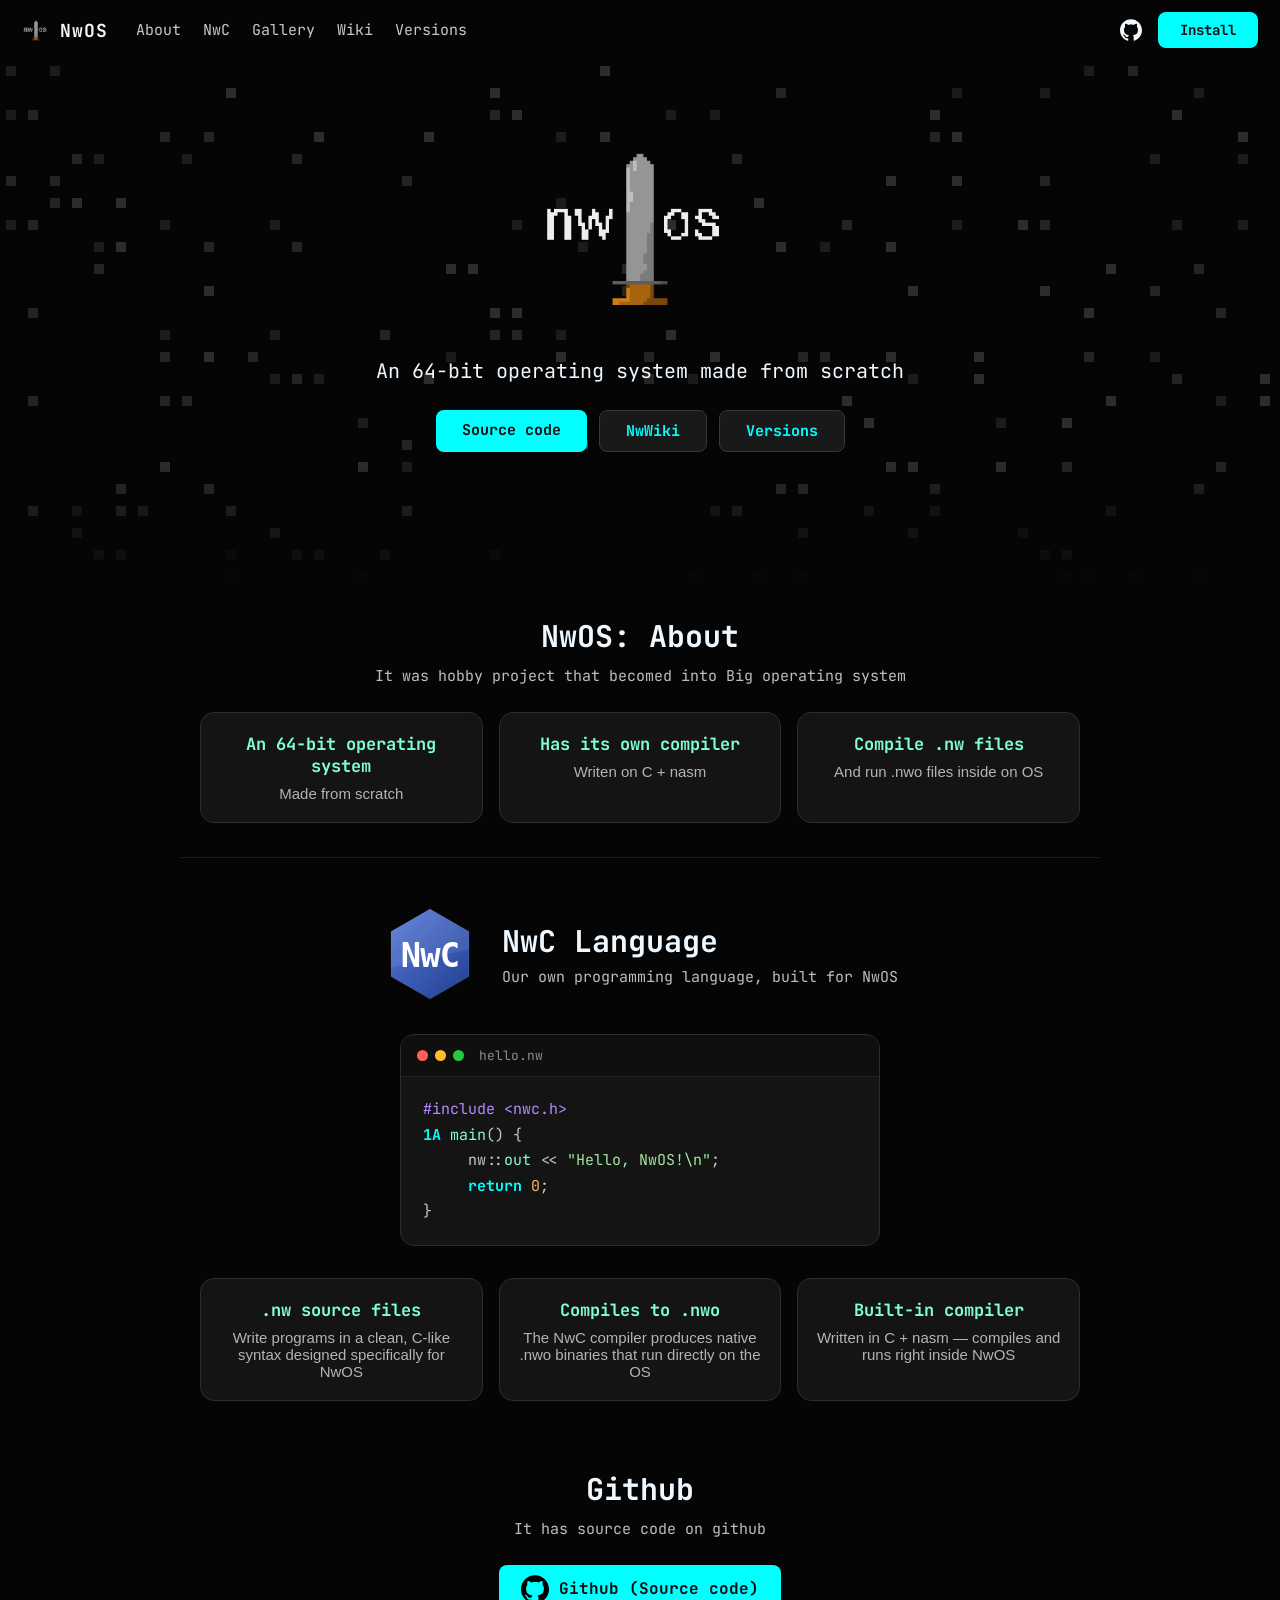
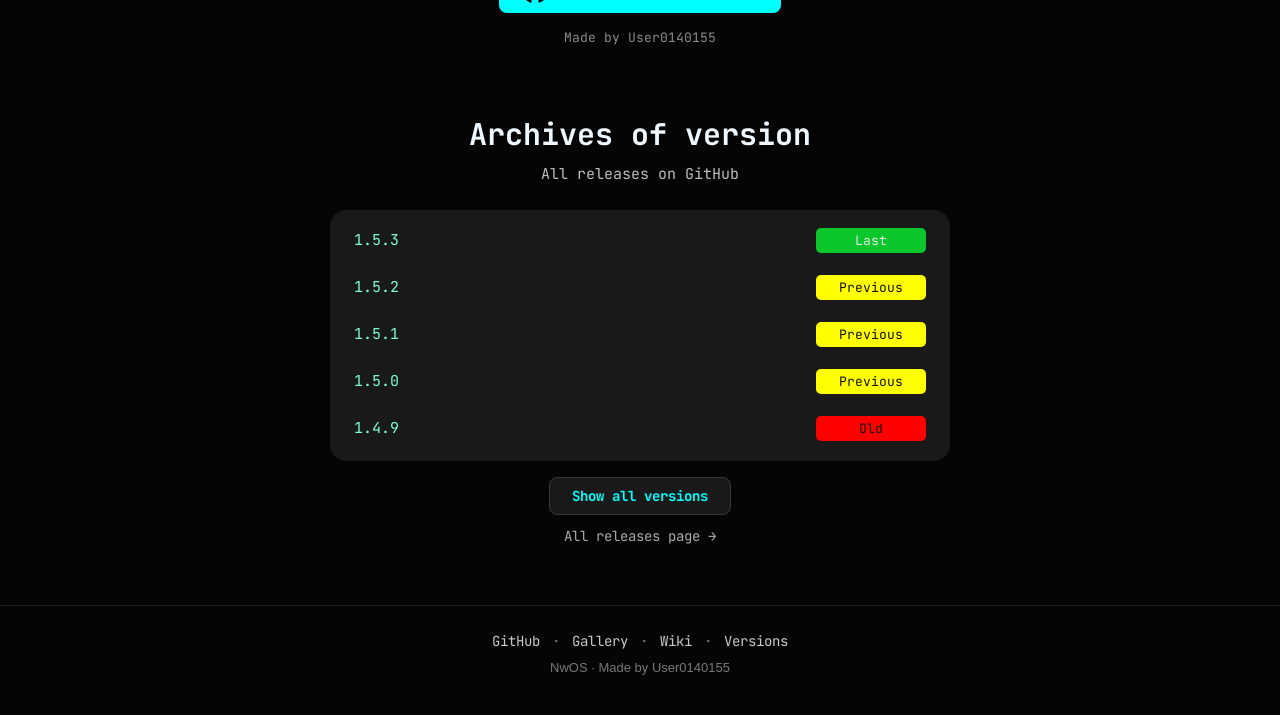
<file: docs/index.html>
<!DOCTYPE html>
<html lang="en">
<head>
    <meta charset="UTF-8">
    <meta name="viewport" content="width=device-width, initial-scale=1.0">
    <title>NwOS</title>
    <meta name="description" content="NwOS is an 64-bit operating system made from scratch, with its own compiler writen on C + nasm.">
    <meta property="og:type" content="website">
    <meta property="og:site_name" content="NwOS">
    <meta property="og:title" content="NwOS">
    <meta property="og:description" content="NwOS is an 64-bit operating system made from scratch, with its own compiler writen on C + nasm.">
    <meta property="og:url" content="https://user0140155.github.io/NwOS/">
    <meta property="og:image" content="https://user0140155.github.io/NwOS/img/LogoNwOS.png">
    <meta name="twitter:card" content="summary">
    <meta name="twitter:title" content="NwOS">
    <meta name="twitter:description" content="NwOS is an 64-bit operating system made from scratch, with its own compiler writen on C + nasm.">
    <meta name="twitter:image" content="https://user0140155.github.io/NwOS/img/LogoNwOS.png">
    <link rel="icon" type="image/png" href="img/LogoNwOS.png">
    <link rel="preconnect" href="https://fonts.googleapis.com">
    <link rel="preconnect" href="https://fonts.gstatic.com" crossorigin>
    <link href="https://fonts.googleapis.com/css2?family=JetBrains+Mono:ital,wght@0,100..800;1,100..800&display=swap" rel="stylesheet">
    <link rel="stylesheet" href="css/style.css">
</head>
<body>
    <header class="site-header">
        <div class="header-left">
            <a class="site-brand" href="index.html">
                <img src="img/LogoNwOS.png" alt="NwOS logo" width="28" height="28">
                <span>NwOS</span>
            </a>
            <nav class="site-nav">
                <a href="#about">About</a>
                <a href="#nwc">NwC</a>
                <a href="gallery.html">Gallery</a>
                <a href="NwWiki/nwWiki.html">Wiki</a>
                <a href="#versions">Versions</a>
            </nav>
        </div>
        <div class="header-right">
            <a href="https://github.com/User0140155/NwOS/" class="header-github" aria-label="NwOS on GitHub">
                <img src="img/github.svg" alt="GitHub icon" width="22" height="22">
            </a>
            <a href="#versions" class="btn-install">Install</a>
        </div>
    </header>

    <section class="pixelhero">
        <canvas id="pixelCanvas" class="pixel-canvas"></canvas>
        <div class="pixel-fade"></div>
        <div class="hero-content">
            <img class="hero-logo" src="img/LogoNwOS.png" height="220" alt="NwOS image">
            <p class="hero-subtitle">An 64-bit operating system made from scratch</p>
            <div class="hero-actions">
                <a href="https://github.com/User0140155/NwOS/" class="btn-hero">Source code</a>
                <a href="NwWiki/nwWiki.html" class="btn-hero ghost">NwWiki</a>
                <a href="#versions" class="btn-hero ghost">Versions</a>
            </div>
        </div>
    </section>

    <section id="about" class="section">
        <h2 class="section-title">NwOS: About</h2>
        <p class="section-lead">It was hobby project that becomed into Big operating system</p>
        <div class="feature-grid">
            <div class="feature-card">
                <h3>An 64-bit operating system</h3>
                <p>Made from scratch</p>
            </div>
            <div class="feature-card">
                <h3>Has its own compiler</h3>
                <p>Writen on C + nasm</p>
            </div>
            <div class="feature-card">
                <h3>Compile .nw files</h3>
                <p>And run .nwo files inside on OS</p>
            </div>
        </div>
    </section>

    <section id="nwc" class="section nwc-section">
        <div class="nwc-header">
            <img src="img/nwc-logo.svg" alt="NwC logo" class="nwc-logo" width="96" height="96">
            <div class="nwc-header-text">
                <h2 class="section-title">NwC Language</h2>
                <p class="section-lead">Our own programming language, built for NwOS</p>
            </div>
        </div>

        <div class="nwc-showcase">
            <div class="nwc-code-block">
                <div class="nwc-code-header">
                    <span class="nwc-code-dot"></span>
                    <span class="nwc-code-dot"></span>
                    <span class="nwc-code-dot"></span>
                    <span class="nwc-code-filename">hello.nw</span>
                </div>
<pre class="nwc-code"><code><span class="nwc-pp">#include</span> <span class="nwc-pp">&lt;nwc.h&gt;</span>
<span class="nwc-kw">1A</span> <span class="nwc-fn">main</span>() {
     nw::<span class="nwc-fn">out</span> &lt;&lt; <span class="nwc-str">"Hello, NwOS!\n"</span>;
     <span class="nwc-kw">return</span> <span class="nwc-num">0</span>;
}</code></pre>
            </div>
        </div>

        <div class="feature-grid">
            <div class="feature-card">
                <h3>.nw source files</h3>
                <p>Write programs in a clean, C-like syntax designed specifically for NwOS</p>
            </div>
            <div class="feature-card">
                <h3>Compiles to .nwo</h3>
                <p>The NwC compiler produces native .nwo binaries that run directly on the OS</p>
            </div>
            <div class="feature-card">
                <h3>Built-in compiler</h3>
                <p>Written in C + nasm — compiles and runs right inside NwOS</p>
            </div>
        </div>
    </section>

    <section id="github" class="section">
        <h2 class="section-title">Github</h2>
        <p class="section-lead">It has source code on github</p>
        <a href="https://github.com/User0140155/NwOS/" class="githublink">
            <img src="img/github.svg" alt="GitHub icon" width="28" height="28" class="githubicon">
            Github (Source code)
        </a>
        <p class="madeby">Made by User0140155</p>
    </section>

    <section id="versions" class="section">
        <h2 class="section-title">Archives of version</h2>
        <p class="section-lead" id="versionsLead">All releases on GitHub</p>
        <div class="versionss">
            <a href="https://github.com/User0140155/NwOS/releases/tag/v1.5.3/" class="version-row"><span class="version-num">1.5.3</span><span class="lastv">Last</span></a>
            <a href="https://github.com/User0140155/NwOS/releases/tag/v1.5.2/" class="version-row"><span class="version-num">1.5.2</span><span class="prev">Previous</span></a>
            <a href="https://github.com/User0140155/NwOS/releases/tag/v1.5.1/" class="version-row"><span class="version-num">1.5.1</span><span class="prev">Previous</span></a>
            <a href="https://github.com/User0140155/NwOS/releases/tag/v1.5.0/" class="version-row"><span class="version-num">1.5.0</span><span class="prev">Previous</span></a>
            <a href="https://github.com/User0140155/NwOS/releases/tag/v1.4.9/" class="version-row"><span class="version-num">1.4.9</span><span class="old">Old</span></a>
            <a href="https://github.com/User0140155/NwOS/releases/tag/v1.4.8/" class="version-row extra"><span class="version-num">1.4.8</span><span class="old">Old</span></a>
            <a href="https://github.com/User0140155/NwOS/releases/tag/v1.4.7/" class="version-row extra"><span class="version-num">1.4.7</span><span class="old">Old</span></a>
            <a href="https://github.com/User0140155/NwOS/releases/tag/v1.4.6/" class="version-row extra"><span class="version-num">1.4.6</span><span class="old">Old</span></a>
            <a href="https://github.com/User014015/NwOS/releases/tag/v1.4.5/" class="version-row extra"><span class="version-num">1.4.5</span><span class="old">Old</span></a>
            <a href="https://github.com/User014015/NwOS/releases/tag/v1.4.4/" class="version-row extra"><span class="version-num">1.4.4</span><span class="old">Old</span></a>
            <a href="https://github.com/User014015/NwOS/releases/tag/v1.4.3/" class="version-row extra"><span class="version-num">1.4.3</span><span class="old">Old</span></a>
            <a href="https://github.com/User014015/NwOS/releases/tag/v1.4.2/" class="version-row extra"><span class="version-num">1.4.2</span><span class="old">Old</span></a>
            <a href="https://github.com/User014015/NwOS/releases/tag/v1.4.1/" class="version-row extra"><span class="version-num">1.4.1</span><span class="old">Old</span></a>
            <a href="https://github.com/User014015/NwOS/releases/tag/v1.4.0/" class="version-row extra"><span class="version-num">1.4.0</span><span class="old">Old</span></a>
            <a href="https://github.com/User014015/NwOS/releases/tag/v1.3.8/" class="version-row extra"><span class="version-num">1.3.8</span><span class="old">Old</span></a>
            <a href="https://github.com/User014015/NwOS/releases/tag/v1.3.7/" class="version-row extra"><span class="version-num">1.3.7</span><span class="old">Old</span></a>
            <a href="https://github.com/User014015/NwOS/releases/tag/v1.3.6/" class="version-row extra"><span class="version-num">1.3.6</span><span class="old">Old</span></a>
            <a href="https://github.com/User014015/NwOS/releases/tag/v1.3.5/" class="version-row extra"><span class="version-num">1.3.5</span><span class="old">Old</span></a>
            <a href="https://github.com/User014015/NwOS/releases/tag/v1.3.4/" class="version-row extra"><span class="version-num">1.3.4</span><span class="old">Old</span></a>
            <a href="https://github.com/User014015/NwOS/releases/tag/v1.3.3/" class="version-row extra"><span class="version-num">1.3.3</span><span class="old">Old</span></a>
            <a href="https://github.com/User014015/NwOS/releases/tag/v1.3.2/" class="version-row extra"><span class="version-num">1.3.2</span><span class="old">Old</span></a>
            <a href="https://github.com/User014015/NwOS/releases/tag/v1.3.1/" class="version-row extra"><span class="version-num">1.3.1</span><span class="old">Old</span></a>
            <a href="https://github.com/User014015/NwOS/releases/tag/v1.3/" class="version-row extra"><span class="version-num">1.3.0</span><span class="old">First versions</span></a>
            <a href="https://github.com/User014015/NwOS/releases/tag/v1.2/" class="version-row extra"><span class="version-num">1.2.0</span><span class="old">First versions</span></a>
            <a href="https://github.com/User014015/NwOS/releases/tag/v1.1/" class="version-row extra"><span class="version-num">1.1.0</span><span class="old">First versions</span></a>
            <a href="https://github.com/User014015/NwOS/releases/tag/1.0/" class="version-row extra"><span class="version-num">1.0</span><span class="old">First version</span></a>
        </div>
        <button id="versionsToggle" class="btn-versions" type="button">Show all versions</button>
        <a href="https://github.com/User0140155/NwOS/releases" class="releases-link">All releases page &#8594;</a>
    </section>

    <footer class="footer">
        <div class="footer-links">
            <a href="https://github.com/User0140155/NwOS/">GitHub</a>
            <span>&middot;</span>
            <a href="gallery.html">Gallery</a>
            <span>&middot;</span>
            <a href="NwWiki/nwWiki.html">Wiki</a>
            <span>&middot;</span>
            <a href="#versions">Versions</a>
        </div>
        <p>NwOS &middot; Made by User0140155</p>
    </footer>
    <script src="js/script.js"></script>
    <script src="js/versions.js"></script>
</body>
</html>
</file>
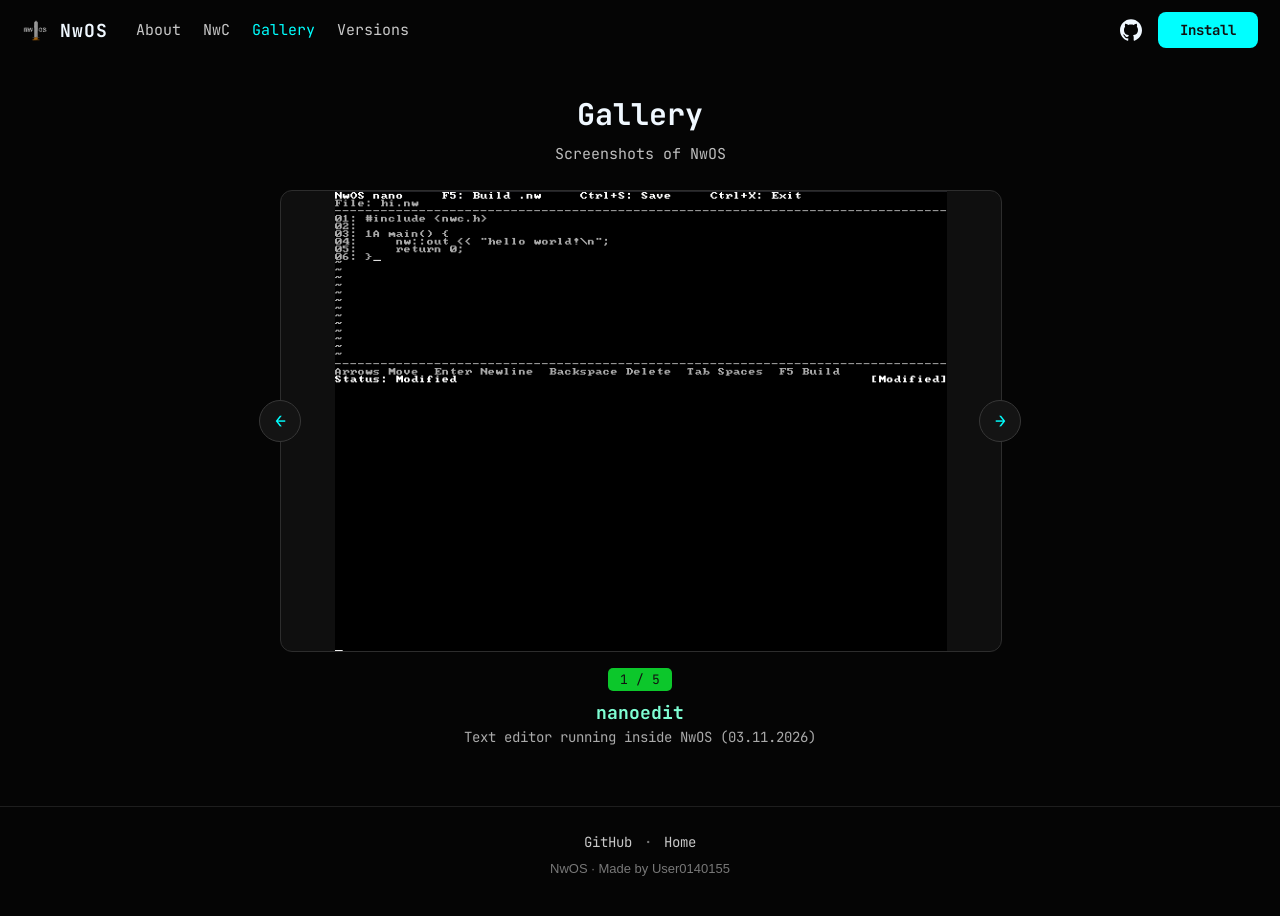
<file: docs/gallery.html>
<!DOCTYPE html>
<html lang="en">
<head>
    <meta charset="UTF-8">
    <meta name="viewport" content="width=device-width, initial-scale=1.0">
    <title>NwOS — Gallery</title>
    <meta name="description" content="Screenshots of NwOS.">
    <meta property="og:type" content="website">
    <meta property="og:site_name" content="NwOS">
    <meta property="og:title" content="NwOS — Gallery">
    <meta property="og:description" content="Screenshots of NwOS.">
    <meta property="og:url" content="https://user0140155.github.io/NwOS/gallery.html">
    <meta property="og:image" content="https://user0140155.github.io/NwOS/img/LogoNwOS.png">
    <meta name="twitter:card" content="summary">
    <meta name="twitter:title" content="NwOS — Gallery">
    <meta name="twitter:description" content="Screenshots of NwOS.">
    <meta name="twitter:image" content="https://user0140155.github.io/NwOS/img/LogoNwOS.png">
    <link rel="icon" type="image/png" href="img/LogoNwOS.png">
    <link rel="preconnect" href="https://fonts.googleapis.com">
    <link rel="preconnect" href="https://fonts.gstatic.com" crossorigin>
    <link href="https://fonts.googleapis.com/css2?family=JetBrains+Mono:ital,wght@0,100..800;1,100..800&display=swap" rel="stylesheet">
    <link rel="stylesheet" href="css/style.css">
</head>
<body>
    <header class="site-header">
        <div class="header-left">
            <a class="site-brand" href="index.html">
                <img src="img/LogoNwOS.png" alt="NwOS logo" width="28" height="28">
                <span>NwOS</span>
            </a>
            <nav class="site-nav">
                <a href="index.html#about">About</a>
                <a href="index.html#nwc">NwC</a>
                <a href="gallery.html" class="active">Gallery</a>
                <a href="index.html#versions">Versions</a>
            </nav>
        </div>
        <div class="header-right">
            <a href="https://github.com/User0140155/NwOS/" class="header-github" aria-label="NwOS on GitHub">
                <img src="img/github.svg" alt="GitHub icon" width="22" height="22">
            </a>
            <a href="index.html#versions" class="btn-install">Install</a>
        </div>
    </header>

    <section class="section">
        <h2 class="section-title">Gallery</h2>
        <p class="section-lead">Screenshots of NwOS</p>

        <div class="carousel">
            <button class="car-arrow car-prev" aria-label="Previous">&#8592;</button>
            <div class="car-viewport">
                <figure class="gallery-slide active" data-title="nanoedit" data-desc="Text editor running inside NwOS (03.11.2026)">
                    <img src="img/assets/nanoedit.png" alt="nanoedit" loading="lazy">
                </figure>
                <figure class="gallery-slide" data-title="nwfetch" data-desc="System info tool of NwOS (03.11.2026)">
                    <img src="img/assets/nwfetch.png" alt="nwfetch" loading="lazy">
                </figure>
                <figure class="gallery-slide" data-title="runhi.nwo" data-desc="Compiled .nwo program running on the OS (03.11.2026)">
                    <img src="img/assets/runhi.nwo.png" alt="runhi.nwo" loading="lazy">
                </figure>
                <figure class="gallery-slide" data-title="realpc" data-desc="Launched OS on real PC (05.11.2026)">
                    <img src="img/assets/realpc.jpg" alt="realpc" loading="lazy">
                </figure>
                <figure class="gallery-slide" data-title="firstversion" data-desc="The first version of NwOS (28.8.2026)">
                    <img src="img/assets/firstver.png" alt="firstver" loading="lazy">
                </figure>
            </div>
            <button class="car-arrow car-next" aria-label="Next">&#8594;</button>
        </div>

        <div class="car-caption">
            <span class="car-counter">1 / 3</span>
            <h3 class="car-title">nanoedit</h3>
            <p class="car-desc">Text editor running inside NwOS.</p>
        </div>
    </section>

    <footer class="footer">
        <div class="footer-links">
            <a href="https://github.com/User0140155/NwOS/">GitHub</a>
            <span>&middot;</span>
            <a href="index.html">Home</a>
        </div>
        <p>NwOS &middot; Made by User0140155</p>
    </footer>
    <script src="js/gallery.js"></script>
</body>
</html>
</file>
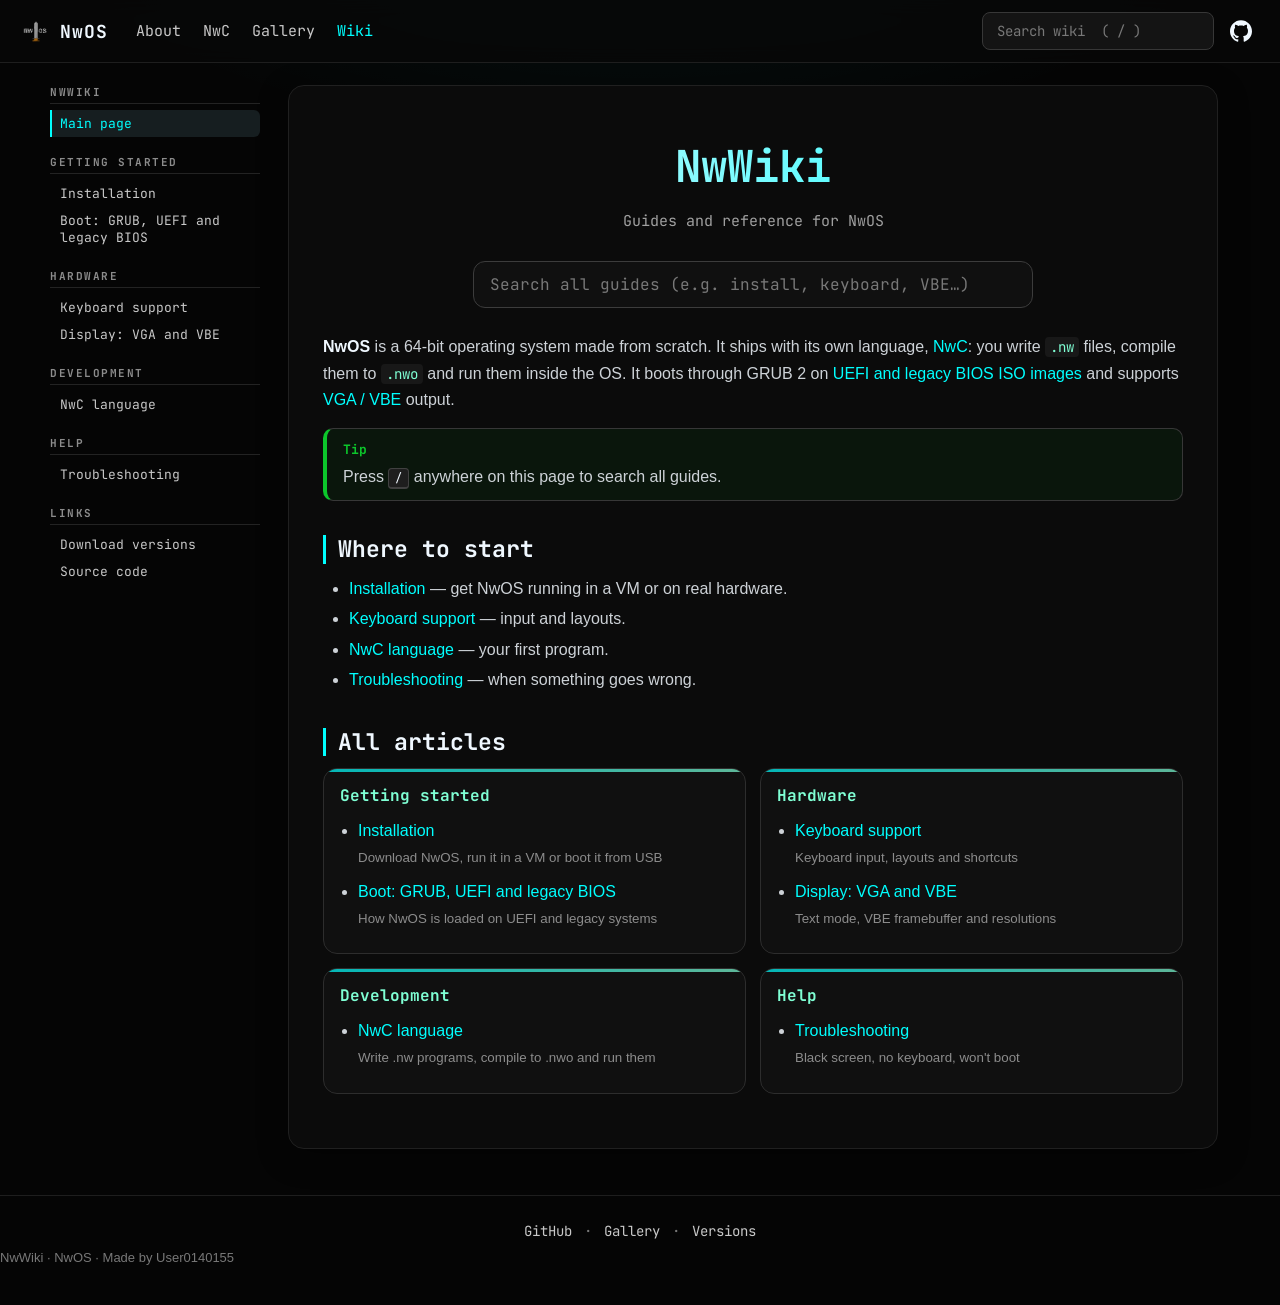
<file: docs/NwWiki/nwWiki.html>
<!DOCTYPE html>
<html lang="en">
<head>
    <meta charset="UTF-8">
    <meta name="viewport" content="width=device-width, initial-scale=1.0">
    <title>NwWiki — NwOS</title>
    <meta name="description" content="NwWiki: guides for NwOS — installation, keyboard support, NwC language, display and more.">
    <link rel="icon" type="image/png" href="../img/LogoNwOS.png">
    <link rel="preconnect" href="https://fonts.googleapis.com">
    <link rel="preconnect" href="https://fonts.gstatic.com" crossorigin>
    <link href="https://fonts.googleapis.com/css2?family=JetBrains+Mono:ital,wght@0,100..800;1,100..800&display=swap" rel="stylesheet">
    <link rel="stylesheet" href="../css/style.css">
    <link rel="stylesheet" href="nwWiki.css">
</head>
<body class="wiki">
    <!-- NW WIKI HTML -->
    <!-- All guides are placed in main/ and listed in main/index.json -->
    <header class="site-header">
        <div class="header-left">
            <a class="site-brand" href="../index.html">
                <img src="../img/LogoNwOS.png" alt="NwOS logo" width="28" height="28">
                <span>NwOS</span>
            </a>
            <nav class="site-nav">
                <a href="../index.html#about">About</a>
                <a href="../index.html#nwc">NwC</a>
                <a href="../gallery.html">Gallery</a>
                <a href="nwWiki.html" class="active">Wiki</a>
            </nav>
        </div>
        <div class="header-right">
            <div class="wiki-header-search">
                <input id="wikiSearch" type="search" placeholder="Search wiki  ( / )" autocomplete="off" aria-label="Search NwWiki">
                <div id="wikiDropdown" class="search-dropdown" hidden></div>
            </div>
            <a href="https://github.com/User0140155/NwOS/" class="header-github" aria-label="NwOS on GitHub">
                <img src="../img/github.svg" alt="GitHub icon" width="22" height="22">
            </a>
        </div>
    </header>

    <div class="wiki-layout">
        <aside class="wiki-sidebar" id="wikiSidebar" aria-label="Wiki navigation">
            <p class="wiki-status">Loading…</p>
        </aside>

        <main class="wiki-content">
            <button type="button" class="wiki-menu-btn" id="wikiMenuBtn">&#9776; Menu</button>
            <div id="wikiArticle">
                <noscript>NwWiki needs JavaScript enabled.</noscript>
            </div>
        </main>
    </div>

    <footer class="footer">
        <div class="footer-links">
            <a href="https://github.com/User0140155/NwOS/">GitHub</a>
            <span>&middot;</span>
            <a href="../gallery.html">Gallery</a>
            <span>&middot;</span>
            <a href="../index.html#versions">Versions</a>
        </div>
        <p>NwWiki &middot; NwOS &middot; Made by User0140155</p>
    </footer>

    <script src="searchbar.js"></script>
</body>
</html>
</file>
<file: docs/css/style.css>
html {
    scroll-behavior: smooth;
}

body {
    margin: 0;
    color: aliceblue;
    font-family: 'Franklin Gothic Medium', 'Arial Narrow', Arial, sans-serif;
    font-size: medium;
    text-align: center;
    background-color: rgb(5, 5, 5);
}

::selection {
    color: rgb(17, 17, 17);
    background-color: aqua;
}

::-webkit-scrollbar {
    width: 10px;
}

::-webkit-scrollbar-track {
    background-color: rgb(10, 10, 10);
}

::-webkit-scrollbar-thumb {
    background-color: rgb(45, 45, 45);
    border-radius: 5px;
}

::-webkit-scrollbar-thumb:hover {
    background-color: rgb(70, 70, 70);
}

:focus-visible {
    outline: 2px solid aqua;
    outline-offset: 2px;
}

.site-header {
    position: sticky;
    top: 0;
    z-index: 100;
    display: flex;
    align-items: center;
    justify-content: space-between;
    background-color: transparent;
    padding: 12px 22px;
}

.header-left {
    display: flex;
    align-items: center;
    gap: 28px;
}

.site-brand {
    display: inline-flex;
    align-items: center;
    gap: 10px;
    color: aliceblue;
    text-decoration: none;
    font-family: 'JetBrains Mono', monospace;
    font-size: 18px;
    font-weight: 700;
    letter-spacing: 1px;
}

.site-brand img {
    border-radius: 6px;
    display: block;
}

.site-nav {
    display: flex;
    gap: 22px;
}

.site-nav a {
    color: rgb(200, 200, 200);
    text-decoration: none;
    font-family: 'JetBrains Mono', monospace;
    font-size: 15px;
}

.site-nav a:hover {
    color: aqua;
}

.site-nav a.active {
    color: aqua;
}

.header-right {
    display: flex;
    align-items: center;
    gap: 10px;
}

.header-github {
    display: inline-flex;
    padding: 6px;
    border-radius: 8px;
}

.header-github:hover {
    background-color: rgb(25, 25, 25);
}

.btn-install {
    font-family: 'JetBrains Mono', monospace;
    font-size: 14px;
    font-weight: 700;
    color: rgb(17, 17, 17);
    background-color: aqua;
    padding: 9px 22px;
    border-radius: 8px;
    text-decoration: none;
    transition: background-color 0.15s ease;
}

.btn-install:hover {
    background-color: aquamarine;
}

.pixelhero {
    position: relative;
    overflow: hidden;
}

.pixel-canvas {
    position: absolute;
    inset: 0;
    width: 100%;
    height: 100%;
    pointer-events: none;
}

.hero-content {
    position: relative;
    z-index: 1;
    padding: 56px 16px 130px;
}

.pixel-fade {
    position: absolute;
    left: 0;
    right: 0;
    bottom: 0;
    height: 120px;
    background: linear-gradient(to bottom, rgba(5, 5, 5, 0), rgb(5, 5, 5));
    pointer-events: none;
}

.hero-logo {
    display: block;
    margin: 0 auto 22px;
    border-radius: 20px;
}

.hero-subtitle {
    font-family: 'JetBrains Mono', monospace;
    font-size: 20px;
    margin: 0 0 26px;
}

.hero-actions {
    display: flex;
    gap: 12px;
    justify-content: center;
    flex-wrap: wrap;
}

.btn-hero {
    font-family: 'JetBrains Mono', monospace;
    font-size: 15px;
    font-weight: 700;
    color: rgb(17, 17, 17);
    background-color: aqua;
    padding: 10px 26px;
    border-radius: 8px;
    text-decoration: none;
    transition: background-color 0.15s ease, border-color 0.15s ease;
}

.btn-hero:hover {
    background-color: aquamarine;
}

.btn-hero.ghost {
    color: aqua;
    background-color: rgb(25, 25, 25);
    border: 1px solid rgb(55, 55, 55);
}

.btn-hero.ghost:hover {
    color: aqua;
    background-color: rgb(35, 35, 35);
    border-color: aqua;
}

.section {
    max-width: 880px;
    margin: 0 auto;
    padding: 34px 20px;
}

.section-title {
    font-family: 'JetBrains Mono', monospace;
    font-size: 30px;
    margin: 0 0 10px;
}

.section-lead {
    font-family: 'JetBrains Mono', monospace;
    font-size: 15px;
    color: rgb(190, 190, 190);
    margin: 0 0 26px;
}

.feature-grid {
    display: flex;
    gap: 16px;
    justify-content: center;
    flex-wrap: wrap;
}

.feature-card {
    flex: 1 1 240px;
    max-width: 320px;
    background-color: rgb(20, 20, 20);
    border: 1px solid rgb(45, 45, 45);
    border-radius: 14px;
    padding: 20px 16px;
    text-align: center;
}

.feature-card h3 {
    font-family: 'JetBrains Mono', monospace;
    font-size: 17px;
    color: aquamarine;
    margin: 0 0 8px;
}

.feature-card p {
    font-weight: normal;
    color: rgb(180, 180, 180);
    font-size: 15px;
    margin: 0;
}

.githublink {
    display: inline-flex;
    align-items: center;
    gap: 10px;
    font-family: 'JetBrains Mono', monospace;
    font-size: 16px;
    font-weight: 700;
    color: rgb(17, 17, 17);
    background-color: aqua;
    padding: 10px 22px;
    border-radius: 8px;
    text-decoration: none;
    margin: 0;
    transition: background-color 0.15s ease;
}

.githublink:hover {
    background-color: aquamarine;
}

.githubicon {
    width: 28px;
    height: 28px;
    filter: brightness(0);
}

.madeby {
    font-family: 'JetBrains Mono', monospace;
    font-size: 13px;
    color: rgb(140, 140, 140);
    margin: 16px 0 0;
}

.versionss {
    display: flex;
    flex-direction: column;
    margin: 0 auto;
    max-width: 600px;
    background-color: rgb(25, 25, 25);
    border-radius: 16px;
    padding: 8px 10px;
}

.version-row {
    display: flex;
    align-items: center;
    justify-content: space-between;
    gap: 12px;
    color: aliceblue;
    padding: 10px 14px;
    margin-bottom: 2px;
    border-radius: 10px;
    text-decoration: none;
    cursor: pointer;
    max-height: 64px;
    opacity: 1;
    overflow: hidden;
    transition: background-color 0.15s ease, color 0.15s ease,
                max-height 0.3s ease, opacity 0.25s ease, padding 0.3s ease, margin 0.3s ease;
}

.version-row:last-child {
    margin-bottom: 0;
}

.version-row:hover {
    background-color: rgb(38, 38, 38);
    color: aquamarine;
}

.version-row.extra-collapsed {
    max-height: 0;
    opacity: 0;
    padding-top: 0;
    padding-bottom: 0;
    margin-bottom: 0;
    pointer-events: none;
}

.btn-versions {
    display: block;
    margin: 16px auto 0;
    width: fit-content;
    font-family: 'JetBrains Mono', monospace;
    font-size: 14px;
    font-weight: 700;
    color: aqua;
    background-color: rgb(25, 25, 25);
    border: 1px solid rgb(55, 55, 55);
    padding: 9px 22px;
    border-radius: 8px;
    text-decoration: none;
    cursor: pointer;
    transition: background-color 0.15s ease, border-color 0.15s ease;
}

.btn-versions:hover {
    background-color: rgb(35, 35, 35);
    border-color: aqua;
}

.releases-link {
    display: block;
    width: fit-content;
    margin: 12px auto 0;
    font-family: 'JetBrains Mono', monospace;
    font-size: 14px;
    color: rgb(170, 170, 170);
    text-decoration: none;
}

.releases-link:hover {
    color: aqua;
}

.version-num {
    color: aquamarine;
    font-size: 15px;
    font-family: 'JetBrains Mono', monospace;
}

.lastv,
.prev,
.old {
    display: inline-block;
    color: rgb(17, 17, 17);
    background-color: rgb(255, 0, 0);
    padding: 4px 0;
    border-radius: 5px;
    text-align: center;
    min-width: 110px;
    font-size: 13px;
    font-family: 'JetBrains Mono', monospace;
}

.lastv {
    color: rgb(230, 230, 230);
    background-color: rgb(12, 199, 43);
}

.prev {
    background-color: rgb(255, 255, 0);
}

.old {
    background-color: rgb(255, 0, 0);
}

.carousel {
    position: relative;
    max-width: 720px;
    margin: 0 auto;
}

.car-viewport {
    margin: 0;
}

.gallery-slide {
    display: none;
    margin: 0;
    text-align: center;
}

.gallery-slide.active {
    display: block;
}

.gallery-slide img {
    display: block;
    width: 100%;
    height: auto;
    max-height: 460px;
    object-fit: contain;
    background-color: rgb(15, 15, 15);
    border-radius: 12px;
    border: 1px solid rgb(45, 45, 45);
    animation: carfade 0.25s ease;
}

@keyframes carfade {
    from { opacity: 0.2; }
    to   { opacity: 1; }
}

.car-arrow {
    position: absolute;
    top: 50%;
    transform: translateY(-50%);
    width: 42px;
    height: 42px;
    border-radius: 50%;
    border: 1px solid rgb(55, 55, 55);
    background-color: rgb(20, 20, 20);
    color: aqua;
    font-family: 'JetBrains Mono', monospace;
    font-size: 18px;
    line-height: 1;
    cursor: pointer;
    z-index: 2;
    transition: background-color 0.15s ease, border-color 0.15s ease;
}

.car-arrow:hover {
    background-color: rgb(35, 35, 35);
    border-color: aqua;
}

.car-prev { left: -21px; }
.car-next { right: -21px; }

.car-caption {
    font-family: 'JetBrains Mono', monospace;
    margin-top: 16px;
}

.car-counter {
    display: inline-block;
    color: rgb(17, 17, 17);
    background-color: rgb(12, 199, 43);
    font-size: 13px;
    padding: 3px 0;
    min-width: 64px;
    border-radius: 5px;
}

.car-title {
    color: aquamarine;
    font-size: 18px;
    margin: 10px 0 4px;
}

.car-desc {
    color: rgb(170, 170, 170);
    font-size: 14px;
    margin: 0;
}

.footer {
    border-top: 1px solid rgb(30, 30, 30);
    margin-top: 26px;
    padding: 26px 0 40px;
    color: rgb(120, 120, 120);
    font-size: 14px;
}

.footer p {
    margin: 0;
    font-size: 13px;
}

.footer-links {
    display: flex;
    justify-content: center;
    gap: 12px;
    margin-bottom: 10px;
    font-family: 'JetBrains Mono', monospace;
    font-size: 14px;
}

.footer-links a {
    color: rgb(200, 200, 200);
    text-decoration: none;
}

.footer-links a:hover {
    color: aqua;
}

@media (max-width: 700px) {
    .header-left {
        gap: 14px;
    }

    .site-nav {
        gap: 12px;
    }

    .site-nav a {
        font-size: 13px;
    }

    .hero-logo {
        height: 160px;
    }

    .hero-content {
        padding: 40px 12px 96px;
    }

    .pixel-fade {
        height: 90px;
    }

    .hero-subtitle {
        font-size: 16px;
    }

    .section-title {
        font-size: 24px;
    }

    .btn-install {
        padding: 8px 14px;
        font-size: 13px;
    }

    .githublink {
        font-size: 14px;
        padding: 9px 16px;
        gap: 8px;
    }

    .githubicon {
        width: 22px;
        height: 22px;
    }

    .car-arrow {
        width: 34px;
        height: 34px;
        font-size: 15px;
    }

    .car-prev { left: -8px; }
    .car-next { right: -8px; }
}

@media (max-width: 480px) {
    .site-header {
        padding: 10px 10px;
    }

    .site-nav {
        gap: 10px;
    }

    .site-brand span {
        display: none;
    }

    .site-brand img {
        width: 24px;
        height: 24px;
    }

    .hero-content {
        padding: 28px 10px 80px;
    }

    .hero-logo {
        height: 130px;
        border-radius: 14px;
    }

    .hero-subtitle {
        font-size: 14px;
        margin-bottom: 20px;
    }

    .hero-actions {
        gap: 10px;
    }

    .btn-hero {
        font-size: 13px;
        padding: 9px 18px;
    }

    .section {
        padding: 20px 14px;
    }

    .section-title {
        font-size: 21px;
    }

    .feature-card {
        padding: 16px 12px;
    }

    .versionss {
        padding: 6px 6px;
    }

    .version-row {
        padding: 9px 10px;
    }

    .lastv,
    .prev,
    .old {
        min-width: 82px;
        font-size: 12px;
        padding: 3px 0;
    }

    .githublink {
        font-size: 13px;
        padding: 8px 14px;
    }

    .githubicon {
        width: 20px;
        height: 20px;
    }

    .btn-install {
        font-size: 12px;
        padding: 8px 14px;
    }

    .footer-links {
        font-size: 13px;
        gap: 8px;
    }
}

.nwc-section {
    border-top: 1px solid rgb(30, 30, 30);
    padding-top: 48px;
}

.nwc-header {
    display: flex;
    align-items: center;
    justify-content: center;
    gap: 24px;
    margin-bottom: 32px;
    flex-wrap: wrap;
}

.nwc-logo {
    border-radius: 14px;
    flex-shrink: 0;
}

.nwc-header-text {
    text-align: left;
}

.nwc-header-text .section-title {
    margin-bottom: 6px;
}

.nwc-header-text .section-lead {
    margin-bottom: 0;
}

.nwc-showcase {
    max-width: 480px;
    margin: 0 auto 32px;
}

.nwc-code-block {
    background-color: rgb(20, 20, 20);
    border: 1px solid rgb(45, 45, 45);
    border-radius: 14px;
    overflow: hidden;
}

.nwc-code-header {
    display: flex;
    align-items: center;
    gap: 7px;
    padding: 12px 16px;
    background-color: rgb(15, 15, 15);
    border-bottom: 1px solid rgb(35, 35, 35);
}

.nwc-code-dot {
    width: 11px;
    height: 11px;
    border-radius: 50%;
    background-color: rgb(55, 55, 55);
}

.nwc-code-dot:first-child {
    background-color: rgb(255, 95, 87);
}

.nwc-code-dot:nth-child(2) {
    background-color: rgb(255, 189, 46);
}

.nwc-code-dot:nth-child(3) {
    background-color: rgb(39, 201, 63);
}

.nwc-code-filename {
    font-family: 'JetBrains Mono', monospace;
    font-size: 13px;
    color: rgb(140, 140, 140);
    margin-left: 8px;
}

.nwc-code {
    margin: 0;
    padding: 20px 22px;
    font-family: 'JetBrains Mono', monospace;
    font-size: 15px;
    line-height: 1.7;
    color: rgb(200, 200, 200);
    text-align: left;
    overflow-x: auto;
}

.nwc-code code {
    font-family: inherit;
}

.nwc-kw {
    color: aqua;
    font-weight: 700;
}

.nwc-fn {
    color: aquamarine;
}

.nwc-str {
    color: rgb(160, 230, 160);
}

.nwc-pp {
    color: rgb(180, 140, 255);
}

.nwc-num {
    color: rgb(255, 180, 100);
}

@media (max-width: 700px) {
    .nwc-header {
        flex-direction: column;
        text-align: center;
    }

    .nwc-header-text {
        text-align: center;
    }

    .nwc-logo {
        width: 72px;
        height: 72px;
    }

    .nwc-code {
        font-size: 13px;
        padding: 16px 14px;
    }
}

@media (max-width: 480px) {
    .nwc-logo {
        width: 60px;
        height: 60px;
    }

    .nwc-code {
        font-size: 12px;
        padding: 14px 12px;
    }
}
</file>
<file: docs/NwWiki/nwWiki.css>
/* NwWiki — Arch Wiki-like layout. Uses the site's palette; ../css/style.css is NOT modified. */

body.wiki {
    text-align: left;
    font-family: 'Franklin Gothic Medium', 'Arial Narrow', Arial, sans-serif;
}

/* header search (inside the site header) */
.wiki-header-search {
    position: relative;
    flex: 0 1 340px;
}

.wiki-header-search input,
.wiki-search-big input {
    width: 100%;
    box-sizing: border-box;
    font-family: 'JetBrains Mono', monospace;
    font-size: 14px;
    color: aliceblue;
    background-color: rgb(20, 20, 20);
    border: 1px solid rgb(55, 55, 55);
    border-radius: 8px;
    padding: 9px 14px;
}

.wiki-header-search input::placeholder,
.wiki-search-big input::placeholder {
    color: rgb(120, 120, 120);
}

.wiki-header-search input:focus,
.wiki-search-big input:focus {
    outline: none;
    border-color: aqua;
}

.search-dropdown {
    position: absolute;
    top: calc(100% + 6px);
    left: 0;
    right: 0;
    z-index: 200;
    background-color: rgb(20, 20, 20);
    border: 1px solid rgb(55, 55, 55);
    border-radius: 10px;
    overflow: hidden;
    box-shadow: 0 10px 30px rgba(0, 0, 0, 0.6);
}

.search-dropdown[hidden] {
    display: none;
}

.search-dropdown a {
    display: block;
    padding: 9px 14px;
    color: rgb(210, 210, 210);
    text-decoration: none;
    font-family: 'JetBrains Mono', monospace;
    font-size: 13px;
    border-bottom: 1px solid rgb(32, 32, 32);
}

.search-dropdown a:last-child {
    border-bottom: none;
}

.search-dropdown a:hover,
.search-dropdown a.sel {
    background-color: rgb(38, 38, 38);
    color: aquamarine;
}

.search-dropdown small {
    display: block;
    color: rgb(130, 130, 130);
    margin-top: 2px;
    font-family: 'Franklin Gothic Medium', Arial, sans-serif;
    font-size: 12px;
}

.search-dropdown .more {
    color: aqua;
    text-align: center;
}

/* layout */
.wiki-layout {
    display: flex;
    align-items: flex-start;
    gap: 28px;
    max-width: 1180px;
    margin: 0 auto;
    padding: 14px 20px 20px;
}

.wiki-sidebar {
    position: sticky;
    top: 72px;
    flex: 0 0 210px;
    max-height: calc(100vh - 90px);
    overflow-y: auto;
    font-family: 'JetBrains Mono', monospace;
    font-size: 13px;
}

.wiki-sidebar h4 {
    margin: 18px 0 6px;
    padding-bottom: 4px;
    color: rgb(140, 140, 140);
    font-size: 11px;
    letter-spacing: 1.5px;
    text-transform: uppercase;
    border-bottom: 1px solid rgb(35, 35, 35);
}

.wiki-sidebar h4:first-child {
    margin-top: 0;
}

.wiki-sidebar ul {
    list-style: none;
    margin: 0;
    padding: 0;
}

.wiki-sidebar li a {
    display: block;
    padding: 5px 8px;
    border-radius: 6px;
    color: rgb(200, 200, 200);
    text-decoration: none;
}

.wiki-sidebar li a:hover {
    background-color: rgb(25, 25, 25);
    color: aqua;
}

.wiki-sidebar li a.active {
    color: aqua;
    background-color: rgb(22, 30, 32);
}

.wiki-content {
    flex: 1 1 auto;
    min-width: 0;
    max-width: 860px;
    line-height: 1.65;
    color: rgb(215, 220, 225);
    font-size: 16px;
}

/* breadcrumbs and title */
.wiki-breadcrumb {
    font-family: 'JetBrains Mono', monospace;
    font-size: 12px;
    color: rgb(130, 130, 130);
    margin-bottom: 6px;
}

.wiki-breadcrumb a {
    color: rgb(170, 170, 170);
    text-decoration: none;
}

.wiki-breadcrumb a:hover {
    color: aqua;
}

.wiki-title {
    font-family: 'JetBrains Mono', monospace;
    font-size: 30px;
    font-weight: 700;
    margin: 0 0 4px;
    padding-bottom: 8px;
    border-bottom: 1px solid rgb(55, 55, 55);
    color: aliceblue;
}

.wiki-meta {
    font-family: 'JetBrains Mono', monospace;
    font-size: 12px;
    color: rgb(120, 120, 120);
    margin: 8px 0 18px;
}

.wiki-body h2,
.wiki-body h3,
.wiki-body h4 {
    font-family: 'JetBrains Mono', monospace;
    color: aliceblue;
    scroll-margin-top: 80px;
}

.wiki-body h2 {
    font-size: 23px;
    margin: 34px 0 12px;
    padding-bottom: 5px;
    border-bottom: 1px solid rgb(45, 45, 45);
}

.wiki-body h3 {
    font-size: 18px;
    margin: 24px 0 8px;
    color: aquamarine;
}

.wiki-body h4 {
    font-size: 15px;
    margin: 18px 0 6px;
}

.wiki-body p {
    margin: 0 0 14px;
}

.wiki-body a {
    color: aqua;
    text-decoration: none;
}

.wiki-body a:hover {
    text-decoration: underline;
}

.wiki-body ul,
.wiki-body ol {
    margin: 0 0 14px;
    padding-left: 26px;
}

.wiki-body li {
    margin-bottom: 4px;
}

.wiki-body kbd {
    font-family: 'JetBrains Mono', monospace;
    font-size: 12px;
    color: aliceblue;
    background-color: rgb(30, 30, 30);
    border: 1px solid rgb(65, 65, 65);
    border-bottom-width: 2px;
    border-radius: 4px;
    padding: 1px 6px;
}

.wiki-body code {
    font-family: 'JetBrains Mono', monospace;
    font-size: 0.88em;
    color: aquamarine;
    background-color: rgb(24, 24, 24);
    border-radius: 4px;
    padding: 1px 5px;
}

.wiki-body pre {
    margin: 0 0 16px;
    padding: 14px 16px;
    background-color: rgb(16, 16, 16);
    border: 1px solid rgb(45, 45, 45);
    border-left: 3px solid aqua;
    border-radius: 6px;
    overflow-x: auto;
    line-height: 1.5;
}

.wiki-body pre code {
    padding: 0;
    background: none;
    color: rgb(215, 215, 215);
    font-size: 13.5px;
}

.wiki-body table {
    border-collapse: collapse;
    margin: 0 0 16px;
    width: 100%;
    font-size: 14px;
}

.wiki-body th,
.wiki-body td {
    border: 1px solid rgb(45, 45, 45);
    padding: 8px 12px;
    text-align: left;
    vertical-align: top;
}

.wiki-body th {
    background-color: rgb(24, 24, 24);
    font-family: 'JetBrains Mono', monospace;
    font-size: 13px;
    color: aquamarine;
}

/* table of contents */
.wiki-toc {
    display: table;
    min-width: 220px;
    margin: 0 0 22px;
    padding: 12px 20px 12px 16px;
    background-color: rgb(18, 18, 18);
    border: 1px solid rgb(45, 45, 45);
    border-radius: 8px;
    font-size: 14px;
}

.wiki-toc strong {
    display: block;
    margin-bottom: 6px;
    font-family: 'JetBrains Mono', monospace;
    font-size: 13px;
    color: rgb(180, 180, 180);
}

.wiki-toc ol {
    margin: 0;
    padding-left: 20px;
}

.wiki-toc ol ol {
    margin-top: 2px;
}

.wiki-toc a {
    color: aqua;
    text-decoration: none;
}

.wiki-toc a:hover {
    text-decoration: underline;
}

/* Arch-style boxes */
.box {
    margin: 0 0 16px;
    padding: 10px 16px;
    border: 1px solid rgb(55, 55, 55);
    border-left-width: 4px;
    border-radius: 6px;
    background-color: rgb(18, 18, 18);
}

.box > :last-child {
    margin-bottom: 0;
}

.box .box-title {
    display: block;
    margin-bottom: 4px;
    font-family: 'JetBrains Mono', monospace;
    font-size: 13px;
    font-weight: 700;
}

.box.note {
    border-left-color: aqua;
}

.box.note .box-title {
    color: aqua;
}

.box.tip {
    border-left-color: rgb(12, 199, 43);
}

.box.tip .box-title {
    color: rgb(12, 199, 43);
}

.box.warning {
    border-left-color: rgb(255, 189, 46);
}

.box.warning .box-title {
    color: rgb(255, 189, 46);
}

.box.stub {
    border-left-color: rgb(255, 95, 87);
}

.box.stub .box-title {
    color: rgb(255, 95, 87);
}

.related {
    float: right;
    width: 230px;
    margin: 0 0 14px 20px;
    padding: 10px 14px;
    background-color: rgb(18, 18, 18);
    border: 1px solid rgb(45, 45, 45);
    border-radius: 8px;
    font-size: 14px;
}

.related strong {
    display: block;
    font-family: 'JetBrains Mono', monospace;
    font-size: 12px;
    color: rgb(150, 150, 150);
    margin-bottom: 4px;
}

.related ul {
    margin: 0;
    padding-left: 18px;
}

/* home & search pages */
.wiki-search-big {
    margin: 18px 0 8px;
}

.wiki-search-big input {
    font-size: 16px;
    padding: 12px 16px;
}

.cat-grid {
    display: flex;
    flex-wrap: wrap;
    gap: 14px;
    margin: 12px 0 20px;
}

.cat-card {
    flex: 1 1 250px;
    background-color: rgb(20, 20, 20);
    border: 1px solid rgb(45, 45, 45);
    border-radius: 12px;
    padding: 14px 16px;
}

.cat-card h3 {
    margin: 0 0 8px !important;
    font-size: 16px !important;
}

.cat-card ul {
    margin: 0;
    padding-left: 18px;
}

.result {
    padding: 12px 0;
    border-bottom: 1px solid rgb(32, 32, 32);
}

.result a.r-title {
    font-family: 'JetBrains Mono', monospace;
    font-size: 17px;
    color: aqua;
    text-decoration: none;
}

.result a.r-title:hover {
    text-decoration: underline;
}

.result .r-cat {
    font-family: 'JetBrains Mono', monospace;
    font-size: 11px;
    color: rgb(17, 17, 17);
    background-color: aquamarine;
    border-radius: 4px;
    padding: 1px 7px;
    margin-left: 8px;
}

.result p {
    margin: 5px 0 0;
    color: rgb(170, 170, 170);
    font-size: 14px;
}

mark {
    color: rgb(17, 17, 17);
    background-color: aqua;
    border-radius: 2px;
    padding: 0 2px;
}

.wiki-status {
    color: rgb(150, 150, 150);
    font-family: 'JetBrains Mono', monospace;
    font-size: 14px;
}

.wiki-footer-note {
    max-width: 1180px;
    margin: 0 auto;
    padding: 0 20px;
    font-family: 'JetBrains Mono', monospace;
    font-size: 12px;
    color: rgb(110, 110, 110);
}

.wiki-menu-btn {
    display: none;
}

@media (max-width: 860px) {
    .wiki-layout {
        flex-direction: column;
        gap: 12px;
    }

    .wiki-sidebar {
        position: static;
        flex: none;
        width: 100%;
        max-height: none;
        display: none;
    }

    .wiki-sidebar.open {
        display: block;
    }

    .wiki-menu-btn {
        display: inline-block;
        font-family: 'JetBrains Mono', monospace;
        font-size: 13px;
        color: aqua;
        background-color: rgb(25, 25, 25);
        border: 1px solid rgb(55, 55, 55);
        border-radius: 8px;
        padding: 7px 14px;
        cursor: pointer;
    }

    .related {
        float: none;
        width: auto;
        margin: 0 0 14px;
    }

    .wiki-header-search {
        flex-basis: 150px;
    }

    .wiki-title {
        font-size: 24px;
    }
}

@media (max-width: 480px) {
    .wiki-layout {
        padding: 10px 12px;
    }

    .wiki-header-search {
        flex-basis: 110px;
    }

    .wiki-header-search input {
        padding: 7px 9px;
        font-size: 12px;
    }

    .wiki-toc {
        display: block;
    }
}

/* ===================== polish (v2) ===================== */

body.wiki {
    background:
        radial-gradient(900px 380px at 50% -120px, rgba(0, 255, 255, 0.07), transparent 70%),
        rgb(5, 5, 5);
}

/* solid-ish header so content does not slide under transparent text */
body.wiki .site-header {
    background-color: rgba(8, 8, 8, 0.82);
    -webkit-backdrop-filter: blur(10px);
    backdrop-filter: blur(10px);
    border-bottom: 1px solid rgb(30, 30, 30);
}

.wiki-layout {
    padding-top: 22px;
}

/* article becomes a panel */
.wiki-content {
    background-color: rgb(11, 11, 11);
    border: 1px solid rgb(32, 32, 32);
    border-radius: 16px;
    padding: 26px 34px 34px;
    box-shadow: 0 8px 30px rgba(0, 0, 0, 0.35);
}

.wiki-title {
    border-bottom: none;
    padding-bottom: 0;
    background: linear-gradient(90deg, aliceblue, aqua);
    -webkit-background-clip: text;
    background-clip: text;
    -webkit-text-fill-color: transparent;
    color: transparent;
}

.wiki-meta {
    padding-bottom: 14px;
    margin-bottom: 20px;
    border-bottom: 1px solid rgb(38, 38, 38);
}

.wiki-body h2 {
    border-bottom: none;
    padding-left: 12px;
    border-left: 3px solid aqua;
    padding-bottom: 0;
    line-height: 1.25;
}

.wiki-body h3 {
    padding-bottom: 4px;
    border-bottom: 1px dashed rgb(45, 45, 45);
}

.wiki-body p,
.wiki-body li {
    color: rgb(205, 210, 215);
}

.wiki-body strong {
    color: aliceblue;
}

/* code block with copy button */
.wiki-body pre {
    position: relative;
    background-color: rgb(14, 14, 14);
    border-radius: 10px;
}

.copy-btn {
    position: absolute;
    top: 8px;
    right: 8px;
    font-family: 'JetBrains Mono', monospace;
    font-size: 11px;
    color: rgb(170, 170, 170);
    background-color: rgb(28, 28, 28);
    border: 1px solid rgb(55, 55, 55);
    border-radius: 6px;
    padding: 3px 9px;
    cursor: pointer;
    opacity: 0;
    transition: opacity 0.15s ease, color 0.15s ease, border-color 0.15s ease;
}

.wiki-body pre:hover .copy-btn,
.copy-btn:focus-visible {
    opacity: 1;
}

.copy-btn:hover {
    color: aqua;
    border-color: aqua;
}

/* boxes */
.box {
    border-radius: 10px;
    background-color: rgb(16, 16, 16);
}

.box.note { background-color: rgba(0, 255, 255, 0.05); }
.box.tip { background-color: rgba(12, 199, 43, 0.06); }
.box.warning { background-color: rgba(255, 189, 46, 0.06); }
.box.stub { background-color: rgba(255, 95, 87, 0.06); }

/* TOC & related */
.wiki-toc,
.related {
    background-color: rgb(16, 16, 16);
    border-radius: 10px;
}

/* sidebar */
.wiki-sidebar li a {
    border-left: 2px solid transparent;
    border-radius: 0 6px 6px 0;
    transition: background-color 0.12s ease, color 0.12s ease, border-color 0.12s ease;
}

.wiki-sidebar li a:hover {
    border-left-color: rgb(70, 70, 70);
}

.wiki-sidebar li a.active {
    border-left-color: aqua;
}

/* home hero */
.wiki-hero {
    text-align: center;
    padding: 18px 0 8px;
}

.wiki-hero h1 {
    margin: 0 0 6px;
    font-family: 'JetBrains Mono', monospace;
    font-size: 44px;
    background: linear-gradient(90deg, aliceblue, aqua);
    -webkit-background-clip: text;
    background-clip: text;
    -webkit-text-fill-color: transparent;
    color: transparent;
}

.wiki-hero p {
    margin: 0;
    font-family: 'JetBrains Mono', monospace;
    font-size: 15px;
    color: rgb(160, 160, 160);
}

.wiki-search-big {
    max-width: 560px;
    margin: 20px auto 26px;
}

.wiki-search-big input {
    border-radius: 12px;
    border-color: rgb(60, 60, 60);
    background-color: rgb(16, 16, 16);
    transition: border-color 0.15s ease, box-shadow 0.15s ease;
}

.wiki-search-big input:focus {
    box-shadow: 0 0 0 4px rgba(0, 255, 255, 0.12);
}

.cat-card {
    position: relative;
    overflow: hidden;
    background-color: rgb(16, 16, 16);
    border-radius: 14px;
    transition: transform 0.15s ease, border-color 0.15s ease;
}

.cat-card::before {
    content: "";
    position: absolute;
    left: 0;
    right: 0;
    top: 0;
    height: 3px;
    background: linear-gradient(90deg, aqua, aquamarine);
    opacity: 0.7;
}

.cat-card:hover {
    transform: translateY(-2px);
    border-color: rgb(80, 120, 120);
}

.cat-card h3 {
    border-bottom: none !important;
    padding-bottom: 0 !important;
}

.cat-card li {
    margin-bottom: 8px;
}

.result {
    padding: 14px 16px;
    margin-bottom: 8px;
    border: 1px solid rgb(32, 32, 32);
    border-radius: 12px;
    background-color: rgb(15, 15, 15);
    transition: border-color 0.15s ease;
}

.result:hover {
    border-color: rgb(70, 110, 110);
}

@media (max-width: 860px) {
    .wiki-content {
        padding: 20px 18px 26px;
    }

    .wiki-hero h1 {
        font-size: 34px;
    }
}
</file>
